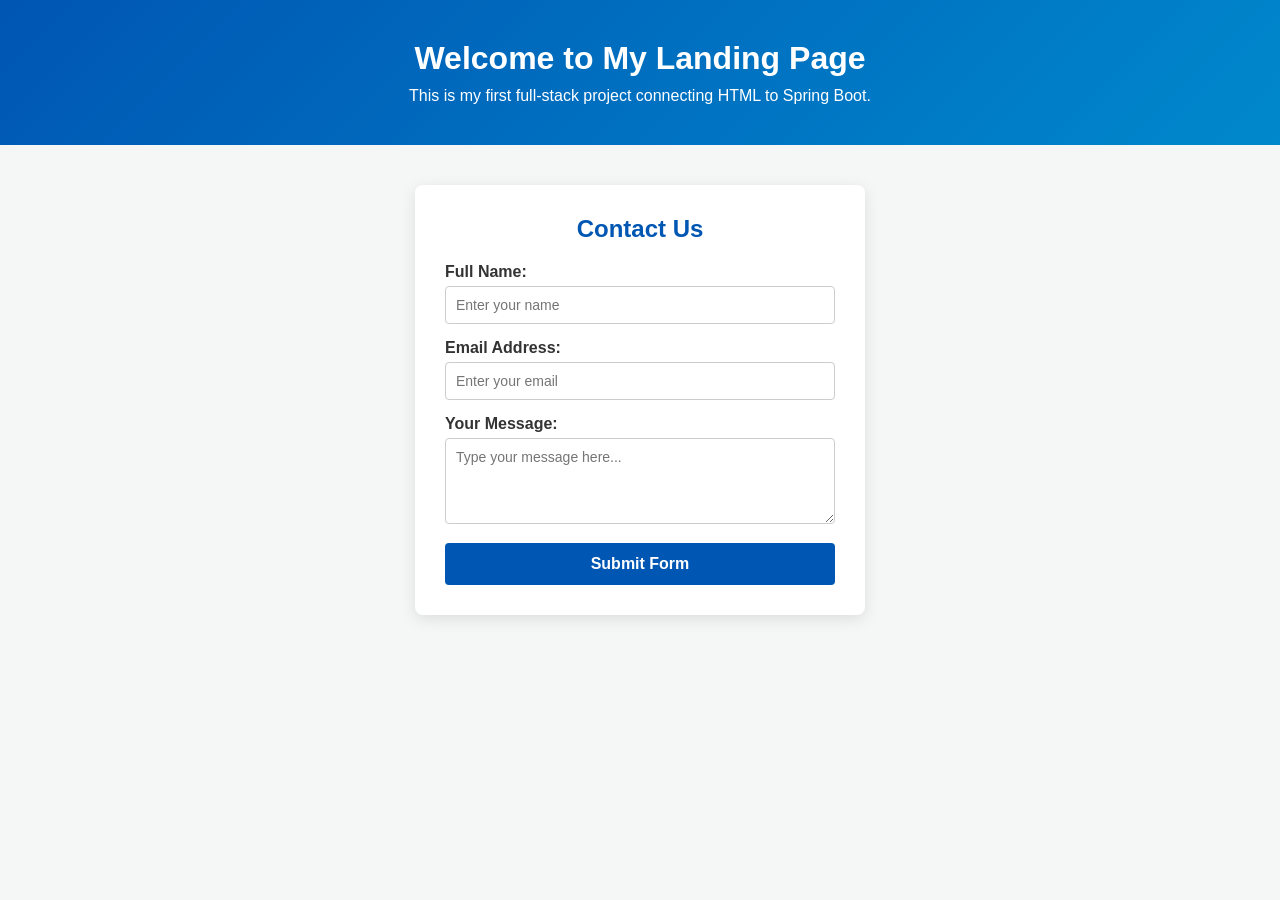
<file: __pycache__/metacraft task 1/index.html>
<!DOCTYPE html>
<html lang="en">
<head>
    <meta charset="UTF-8">
    <meta name="viewport" content="width=device-width, initial-scale=1.0">
    <title>Maincrafts Technology - Internship Task 1</title>
    <link rel="stylesheet" href="style.css">
</head>
<body>

    <!-- Header Section -->
    <header>
        <h1>Welcome to My Landing Page</h1>
        <p>This is my first full-stack project connecting HTML to Spring Boot.</p>
    </header>

    <!-- Main Content & Form -->
    <main class="container">
        <div class="form-card">
            <h2>Contact Us</h2>
            <form action="/api/submit" method="POST">
                <div class="form-group">
                    <label for="name">Full Name:</label>
                    <input type="text" id="name" name="name" placeholder="Enter your name" required>
                </div>

                <div class="form-group">
                    <label for="email">Email Address:</label>
                    <input type="email" id="email" name="email" placeholder="Enter your email" required>
                </div>

                <div class="form-group">
                    <label for="message">Your Message:</label>
                    <textarea id="message" name="message" rows="4" placeholder="Type your message here..." required></textarea>
                </div>

                <button type="submit" class="submit-btn">Submit Form</button>
            </form>
        </div>
    </main>

</body>
</html>
</file>
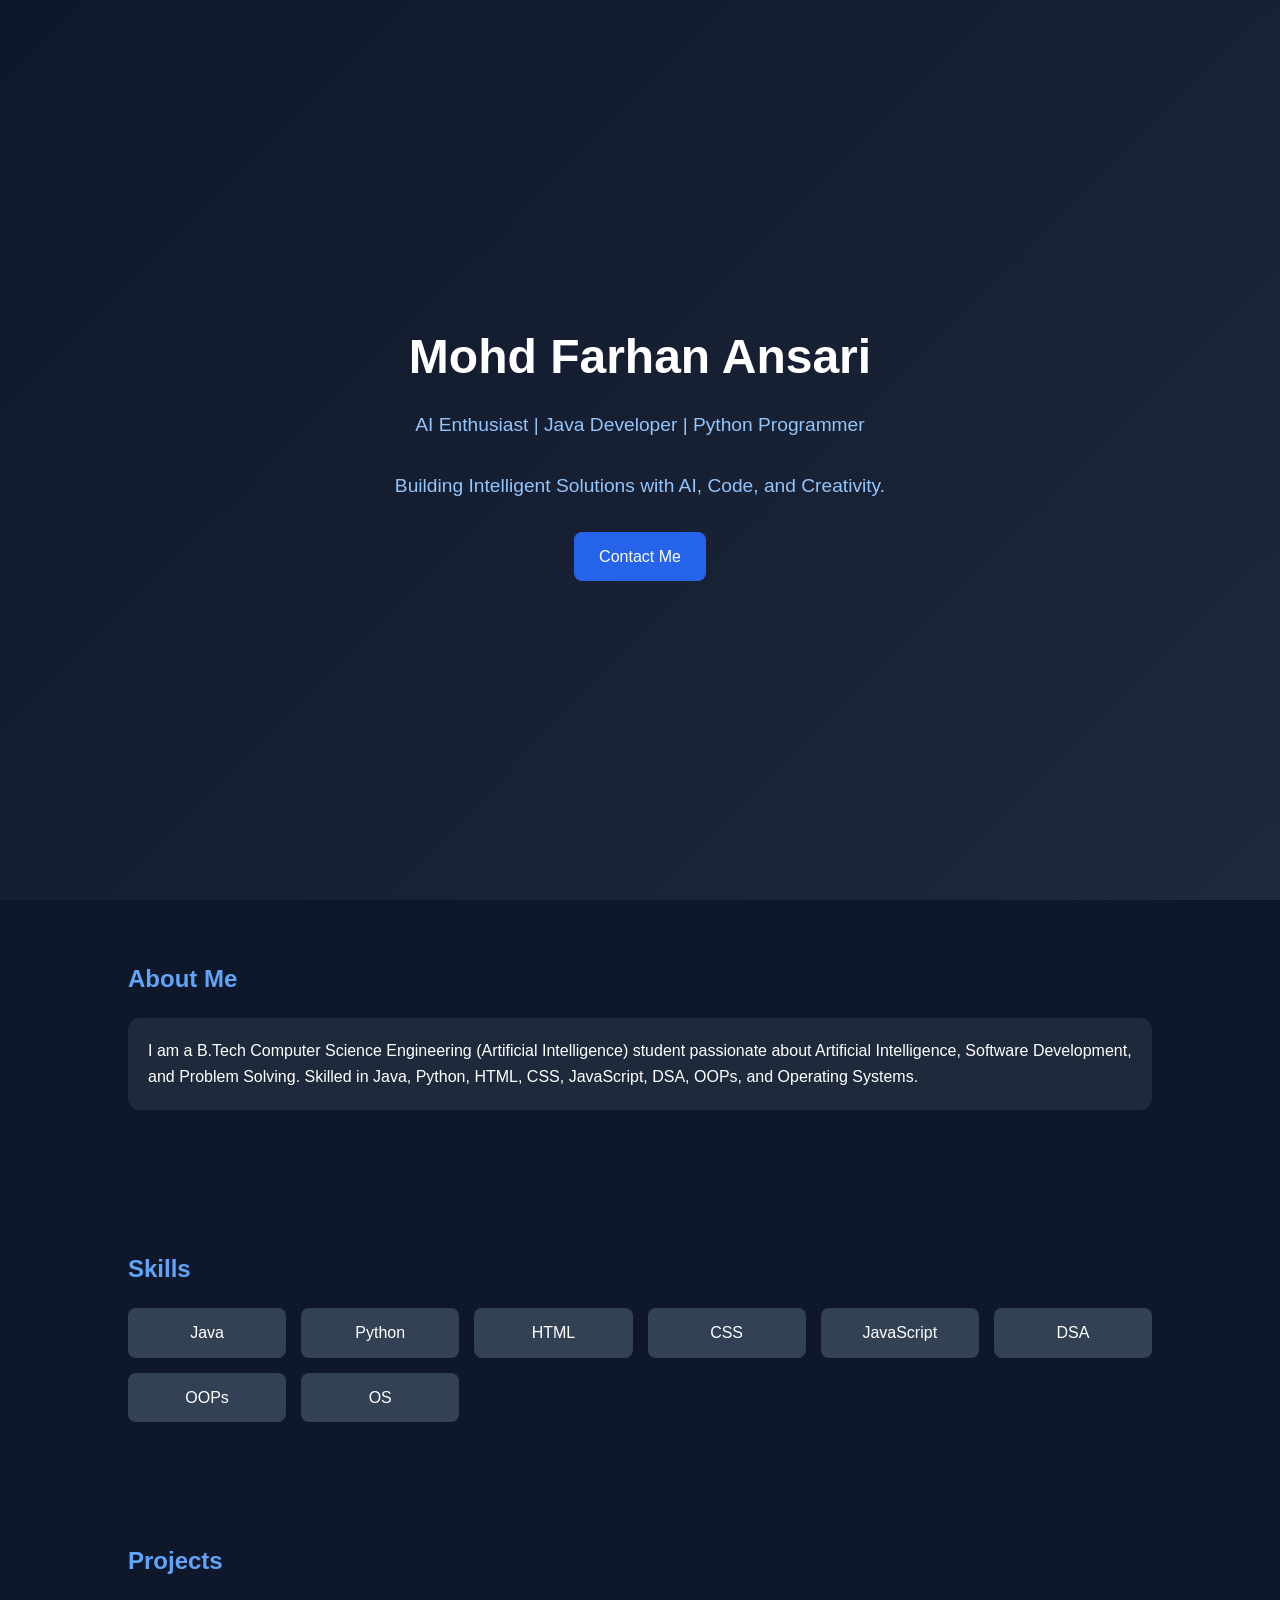
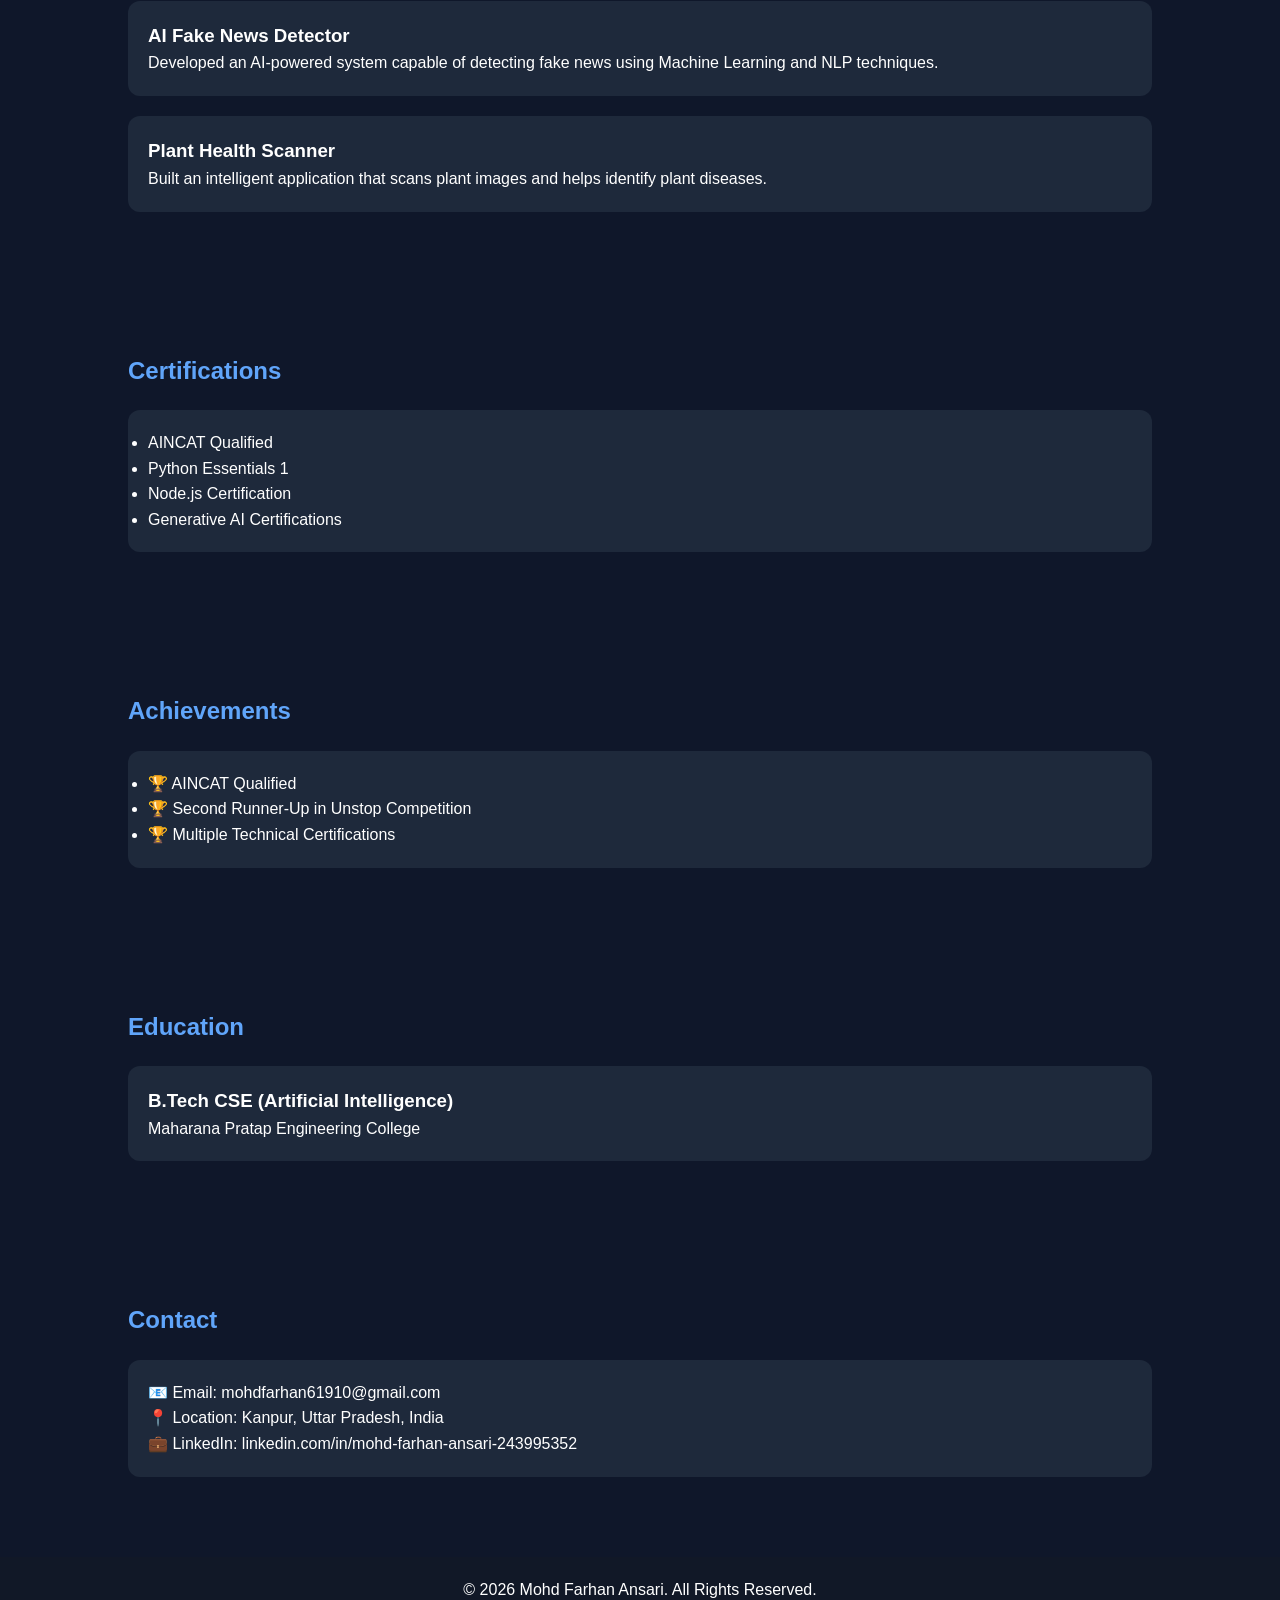
<file: javapractice/portfolio/faizPort.html>
<!DOCTYPE html>

<html lang="en">

<head>

<meta charset="UTF-8">

<meta name="viewport" content="width=device-width, initial-scale=1.0">

<title>Mohd Farhan Ansari | Portfolio</title>



<style>

*{

margin:0;

padding:0;

box-sizing:border-box;

font-family:'Segoe UI',sans-serif;

}



body{

background:#0f172a;

color:white;

line-height:1.6;

}



header{

height:100vh;

display:flex;

flex-direction:column;

justify-content:center;

align-items:center;

text-align:center;

padding:20px;

background:linear-gradient(135deg,#0f172a,#1e293b);

}



header h1{

font-size:3rem;

}



header p{

margin:15px 0;

font-size:1.2rem;

color:#93c5fd;

}



.btn{

display:inline-block;

padding:12px 25px;

background:#2563eb;

color:white;

text-decoration:none;

border-radius:8px;

margin-top:15px;

}



section{

padding:60px 10%;

}



h2{

color:#60a5fa;

margin-bottom:20px;

}



.card{

background:#1e293b;

padding:20px;

border-radius:12px;

margin-bottom:20px;

transition:.3s;

}



.card:hover{

transform:translateY(-5px);

}



.skills{

display:grid;

grid-template-columns:repeat(auto-fit,minmax(150px,1fr));

gap:15px;

}



.skill{

background:#334155;

padding:12px;

text-align:center;

border-radius:8px;

}



footer{

text-align:center;

padding:20px;

background:#111827;

}

</style>

</head>



<body>



<header>

<h1>Mohd Farhan Ansari</h1>

<p>AI Enthusiast | Java Developer | Python Programmer</p>



<p>

Building Intelligent Solutions with AI, Code, and Creativity.

</p>



<a href="#contact" class="btn">Contact Me</a>

</header>



<section>

<h2>About Me</h2>



<div class="card">

I am a B.Tech Computer Science Engineering (Artificial Intelligence) student passionate about Artificial Intelligence, Software Development, and Problem Solving. Skilled in Java, Python, HTML, CSS, JavaScript, DSA, OOPs, and Operating Systems.

</div>

</section>



<section>

<h2>Skills</h2>



<div class="skills">

<div class="skill">Java</div>

<div class="skill">Python</div>

<div class="skill">HTML</div>

<div class="skill">CSS</div>

<div class="skill">JavaScript</div>

<div class="skill">DSA</div>

<div class="skill">OOPs</div>

<div class="skill">OS</div>

</div>

</section>



<section>

<h2>Projects</h2>



<div class="card">

<h3>AI Fake News Detector</h3>

<p>

Developed an AI-powered system capable of detecting fake news using Machine Learning and NLP techniques.

</p>

</div>



<div class="card">

<h3>Plant Health Scanner</h3>

<p>

Built an intelligent application that scans plant images and helps identify plant diseases.

</p>

</div>

</section>



<section>

<h2>Certifications</h2>



<div class="card">

<ul>

<li>AINCAT Qualified</li>

<li>Python Essentials 1</li>

<li>Node.js Certification</li>

<li>Generative AI Certifications</li>

</ul>

</div>

</section>



<section>

<h2>Achievements</h2>



<div class="card">

<ul>

<li>🏆 AINCAT Qualified</li>

<li>🏆 Second Runner-Up in Unstop Competition</li>

<li>🏆 Multiple Technical Certifications</li>

</ul>

</div>

</section>



<section>

<h2>Education</h2>



<div class="card">

<h3>B.Tech CSE (Artificial Intelligence)</h3>

<p>Maharana Pratap Engineering College</p>

</div>

</section>



<section id="contact">

<h2>Contact</h2>



<div class="card">

<p>📧 Email: mohdfarhan61910@gmail.com</p>

<p>📍 Location: Kanpur, Uttar Pradesh, India</p>

<p>💼 LinkedIn: linkedin.com/in/mohd-farhan-ansari-243995352</p>

</div>

</section>



<footer>

<p>© 2026 Mohd Farhan Ansari. All Rights Reserved.</p>

</footer>



</body>

</html>
</file>
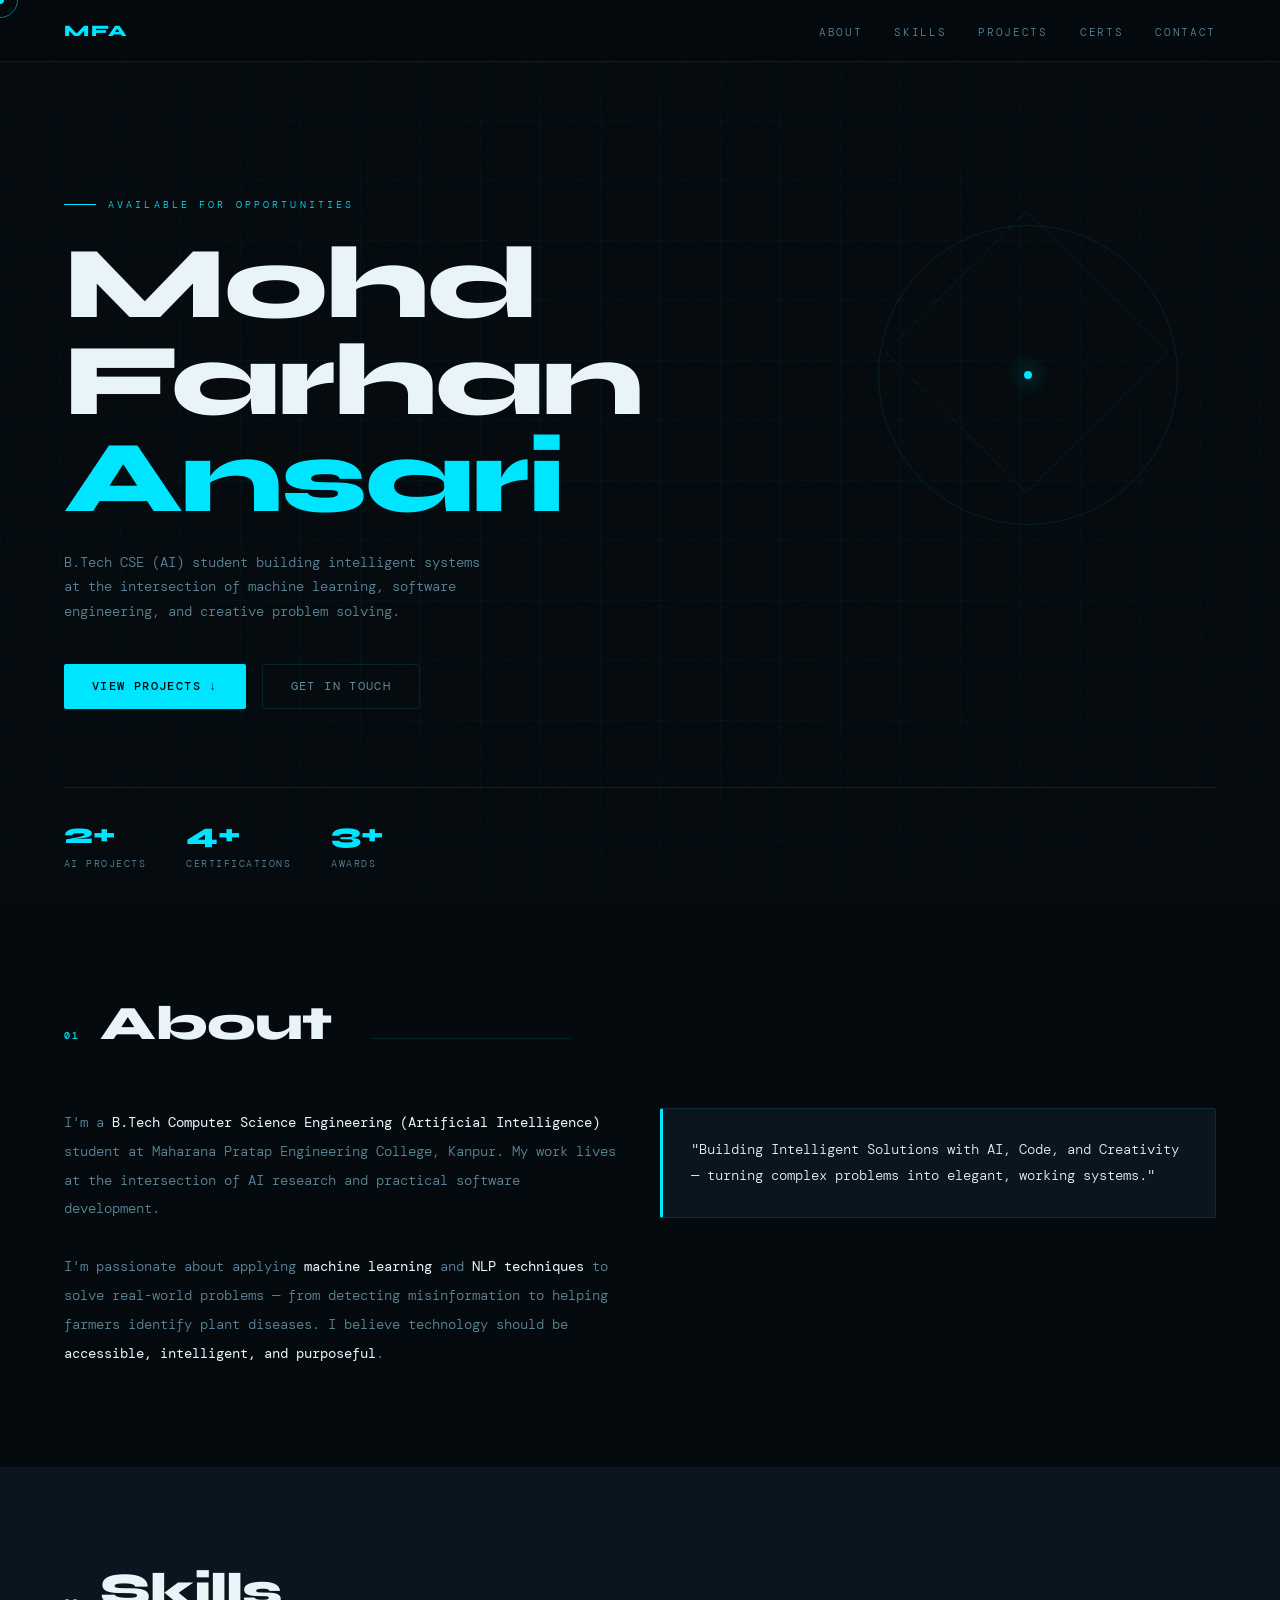
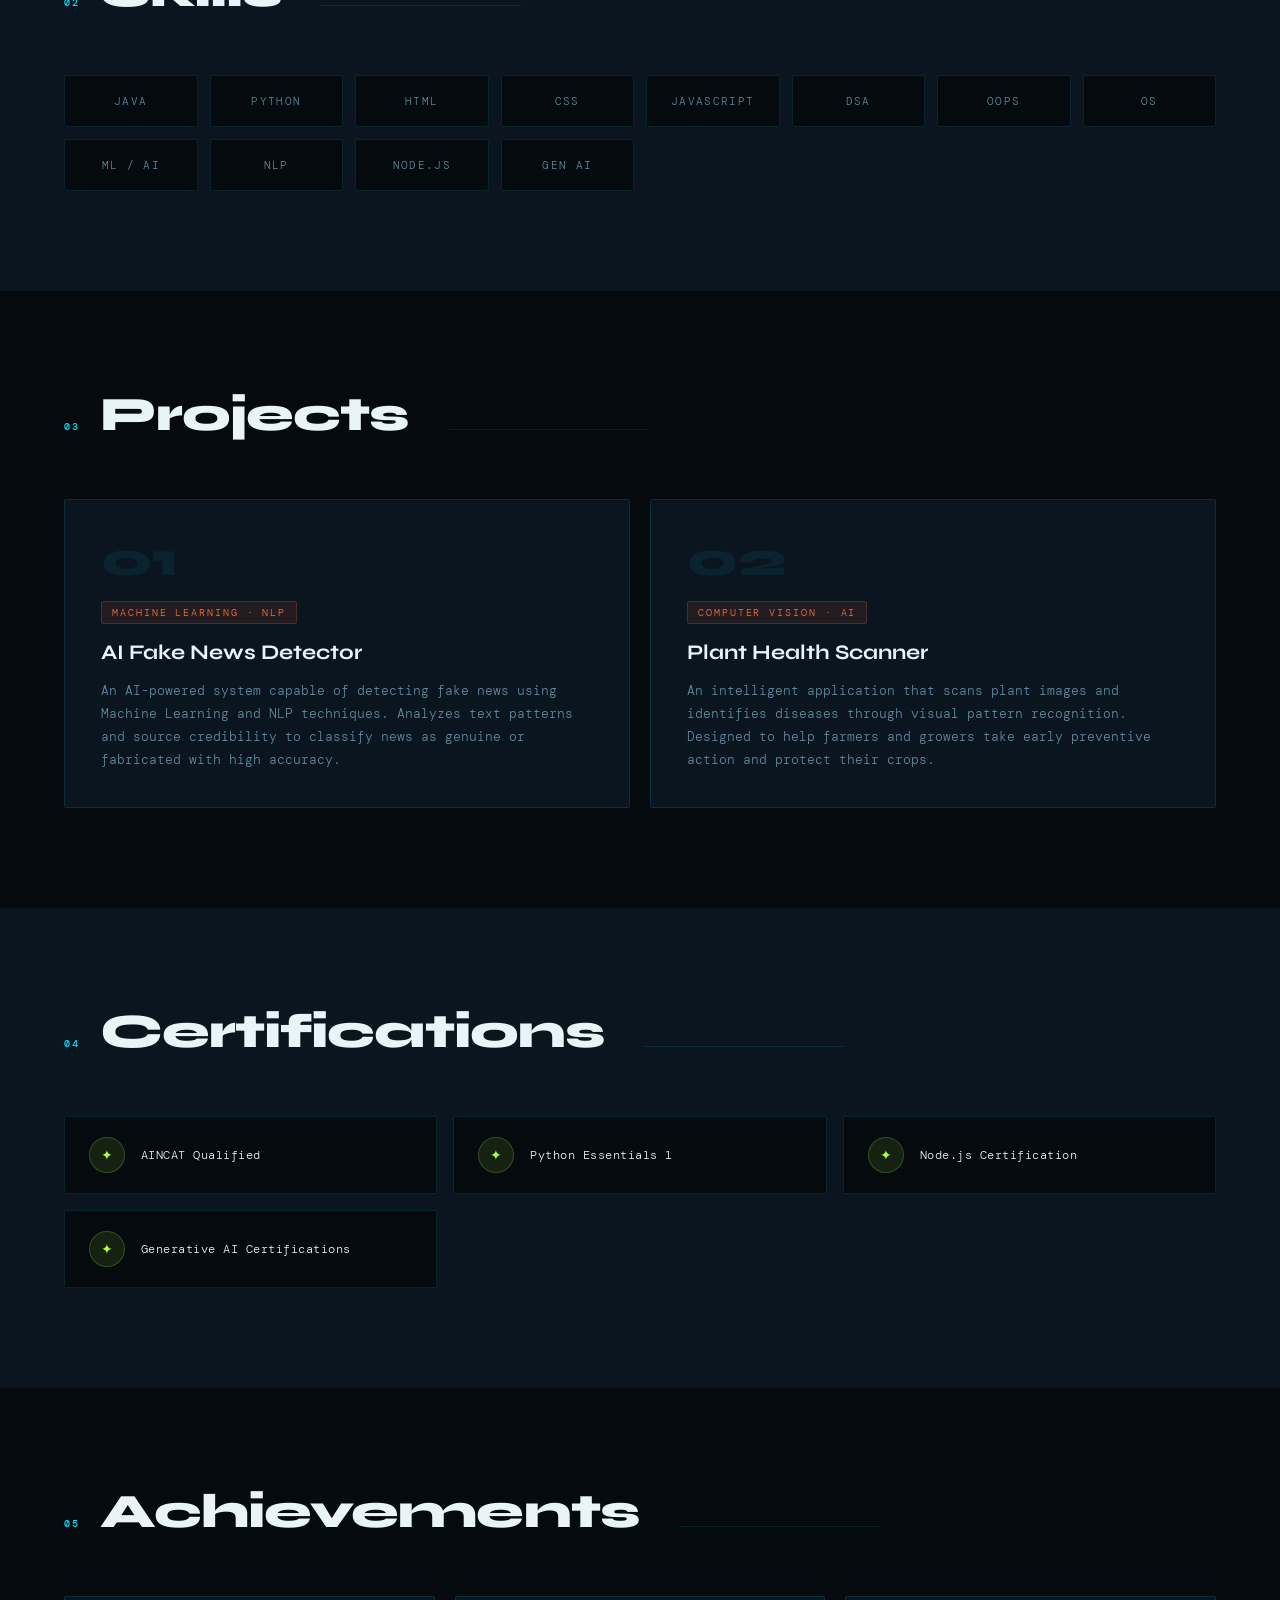
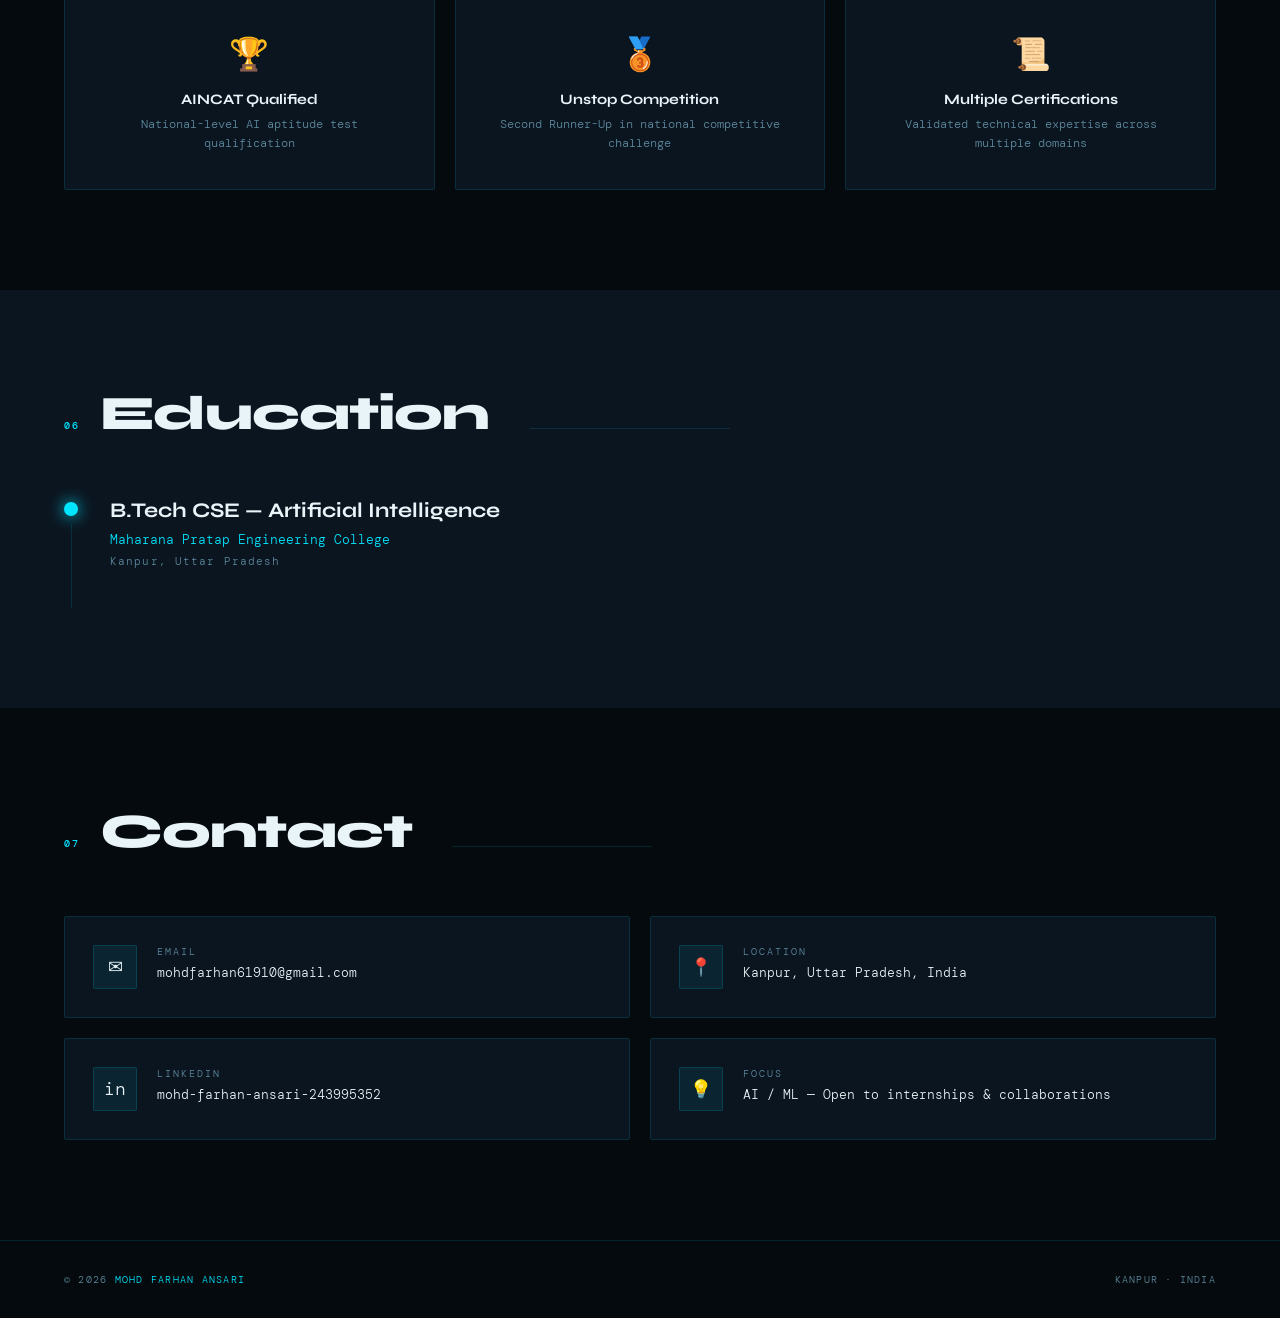
<file: javapractice/portfolio/faizPort2.html>
<!DOCTYPE html>
<html lang="en">
<head>
<meta charset="UTF-8">
<meta name="viewport" content="width=device-width, initial-scale=1.0">
<title>Mohd Farhan Ansari — Portfolio</title>
<link href="https://fonts.googleapis.com/css2?family=Syne:wght@400;600;700;800&family=DM+Mono:wght@300;400;500&display=swap" rel="stylesheet">
<style>
  :root {
    --bg: #050a0e;
    --surface: #0b1520;
    --surface2: #0f1e2d;
    --accent: #00e5ff;
    --accent2: #ff6b35;
    --accent3: #a8ff3e;
    --text: #e8f4f8;
    --muted: #5e8a9e;
    --border: rgba(0,229,255,0.12);
    --glow: rgba(0,229,255,0.15);
  }
 
  *, *::before, *::after { margin: 0; padding: 0; box-sizing: border-box; }
 
  html { scroll-behavior: smooth; }
 
  body {
    background: var(--bg);
    color: var(--text);
    font-family: 'DM Mono', monospace;
    font-weight: 300;
    overflow-x: hidden;
    cursor: none;
  }
 
  /* Custom cursor */
  .cursor {
    width: 8px; height: 8px;
    background: var(--accent);
    border-radius: 50%;
    position: fixed; pointer-events: none; z-index: 9999;
    transform: translate(-50%, -50%);
    transition: width .15s, height .15s, background .15s;
  }
  .cursor-ring {
    width: 36px; height: 36px;
    border: 1px solid rgba(0,229,255,0.5);
    border-radius: 50%;
    position: fixed; pointer-events: none; z-index: 9998;
    transform: translate(-50%, -50%);
    transition: all .12s ease;
  }
 
  /* Noise overlay */
  body::before {
    content: '';
    position: fixed; inset: 0;
    background-image: url("data:image/svg+xml,%3Csvg viewBox='0 0 256 256' xmlns='http://www.w3.org/2000/svg'%3E%3Cfilter id='noise'%3E%3CfeTurbulence type='fractalNoise' baseFrequency='0.9' numOctaves='4' stitchTiles='stitch'/%3E%3C/filter%3E%3Crect width='100%25' height='100%25' filter='url(%23noise)' opacity='0.04'/%3E%3C/svg%3E");
    pointer-events: none; z-index: 0; opacity: 0.5;
  }
 
  /* ─── NAV ─── */
  nav {
    position: fixed; top: 0; left: 0; right: 0;
    z-index: 100;
    display: flex; justify-content: space-between; align-items: center;
    padding: 20px 5%;
    border-bottom: 1px solid var(--border);
    background: rgba(5,10,14,0.85);
    backdrop-filter: blur(20px);
  }
 
  .nav-logo {
    font-family: 'Syne', sans-serif;
    font-weight: 800;
    font-size: 1rem;
    letter-spacing: 0.1em;
    color: var(--accent);
    text-transform: uppercase;
  }
 
  .nav-links {
    display: flex; gap: 32px; list-style: none;
  }
  .nav-links a {
    color: var(--muted);
    text-decoration: none;
    font-size: 0.7rem;
    letter-spacing: 0.15em;
    text-transform: uppercase;
    transition: color .2s;
  }
  .nav-links a:hover { color: var(--accent); }
 
  /* ─── HERO ─── */
  #hero {
    min-height: 100vh;
    display: grid;
    grid-template-rows: 1fr auto;
    padding: 0 5%;
    position: relative;
    overflow: hidden;
  }
 
  .hero-grid-bg {
    position: absolute; inset: 0;
    background-image:
      linear-gradient(rgba(0,229,255,0.04) 1px, transparent 1px),
      linear-gradient(90deg, rgba(0,229,255,0.04) 1px, transparent 1px);
    background-size: 60px 60px;
    mask-image: radial-gradient(ellipse 80% 80% at 50% 50%, black 30%, transparent 100%);
  }
 
  .hero-main {
    display: flex; flex-direction: column; justify-content: center;
    padding-top: 120px;
    position: relative; z-index: 1;
  }
 
  .hero-tag {
    font-size: 0.65rem;
    letter-spacing: 0.3em;
    text-transform: uppercase;
    color: var(--accent);
    margin-bottom: 24px;
    display: flex; align-items: center; gap: 12px;
  }
  .hero-tag::before {
    content: '';
    display: inline-block;
    width: 32px; height: 1px;
    background: var(--accent);
  }
 
  .hero-name {
    font-family: 'Syne', sans-serif;
    font-weight: 800;
    font-size: clamp(3rem, 8vw, 7rem);
    line-height: 0.95;
    letter-spacing: -0.02em;
    margin-bottom: 24px;
  }
 
  .hero-name .line { display: block; overflow: hidden; }
  .hero-name .line span {
    display: block;
    animation: slideUp 0.9s cubic-bezier(0.16,1,0.3,1) both;
  }
  .hero-name .line:nth-child(2) span { animation-delay: 0.1s; }
  .hero-name .line:nth-child(3) span { animation-delay: 0.2s; }
 
  @keyframes slideUp {
    from { transform: translateY(110%); opacity: 0; }
    to { transform: translateY(0); opacity: 1; }
  }
 
  .hero-name .accent-word { color: var(--accent); }
 
  .hero-desc {
    font-size: 0.85rem;
    color: var(--muted);
    max-width: 420px;
    line-height: 1.8;
    margin-bottom: 40px;
    animation: fadeIn 1s 0.4s both;
  }
 
  .hero-cta {
    display: flex; gap: 16px; flex-wrap: wrap;
    animation: fadeIn 1s 0.6s both;
  }
 
  @keyframes fadeIn {
    from { opacity: 0; transform: translateY(20px); }
    to { opacity: 1; transform: translateY(0); }
  }
 
  .btn-primary {
    display: inline-flex; align-items: center; gap: 8px;
    padding: 14px 28px;
    background: var(--accent);
    color: var(--bg);
    font-family: 'DM Mono', monospace;
    font-size: 0.72rem;
    font-weight: 500;
    letter-spacing: 0.12em;
    text-transform: uppercase;
    text-decoration: none;
    border-radius: 2px;
    transition: all .25s;
  }
  .btn-primary:hover {
    background: transparent;
    color: var(--accent);
    box-shadow: inset 0 0 0 1px var(--accent), 0 0 24px var(--glow);
  }
 
  .btn-ghost {
    display: inline-flex; align-items: center; gap: 8px;
    padding: 14px 28px;
    background: transparent;
    color: var(--muted);
    font-family: 'DM Mono', monospace;
    font-size: 0.72rem;
    font-weight: 400;
    letter-spacing: 0.12em;
    text-transform: uppercase;
    text-decoration: none;
    border: 1px solid var(--border);
    border-radius: 2px;
    transition: all .25s;
  }
  .btn-ghost:hover { color: var(--text); border-color: rgba(0,229,255,0.35); }
 
  .hero-stats {
    display: flex; gap: 40px;
    padding: 28px 0;
    border-top: 1px solid var(--border);
    position: relative; z-index: 1;
    animation: fadeIn 1s 0.8s both;
  }
  .stat-num {
    font-family: 'Syne', sans-serif;
    font-size: 1.8rem;
    font-weight: 800;
    color: var(--accent);
    display: block;
  }
  .stat-label {
    font-size: 0.62rem;
    color: var(--muted);
    letter-spacing: 0.15em;
    text-transform: uppercase;
  }
 
  /* Floating geometric shapes */
  .geo {
    position: absolute;
    pointer-events: none;
  }
  .geo-1 {
    right: 8%;
    top: 25%;
    width: 300px; height: 300px;
    border: 1px solid rgba(0,229,255,0.1);
    border-radius: 50%;
    animation: spin 25s linear infinite;
  }
  .geo-2 {
    right: 12%;
    top: 28%;
    width: 200px; height: 200px;
    border: 1px solid rgba(0,229,255,0.07);
    transform: rotate(45deg);
    animation: spin 18s linear infinite reverse;
  }
  .geo-dot {
    right: calc(8% + 150px - 4px);
    top: calc(25% + 150px - 4px);
    width: 8px; height: 8px;
    background: var(--accent);
    border-radius: 50%;
    box-shadow: 0 0 20px var(--accent);
  }
  @keyframes spin { to { transform: rotate(360deg); } }
 
  /* ─── SECTIONS ─── */
  section {
    padding: 100px 5%;
    position: relative;
  }
 
  .section-header {
    display: flex; align-items: baseline; gap: 20px;
    margin-bottom: 60px;
  }
  .section-num {
    font-size: 0.65rem;
    color: var(--accent);
    letter-spacing: 0.2em;
    font-weight: 500;
  }
  .section-title {
    font-family: 'Syne', sans-serif;
    font-size: clamp(1.8rem, 4vw, 3rem);
    font-weight: 800;
    letter-spacing: -0.02em;
    line-height: 1;
  }
  .section-line {
    flex: 1;
    height: 1px;
    background: var(--border);
    margin-left: 20px;
    max-width: 200px;
  }
 
  /* ─── ABOUT ─── */
  .about-grid {
    display: grid;
    grid-template-columns: 1fr 1fr;
    gap: 40px;
    align-items: start;
  }
 
  .about-text {
    font-size: 0.9rem;
    color: var(--muted);
    line-height: 2;
  }
  .about-text strong { color: var(--text); font-weight: 400; }
 
  .about-highlight {
    background: var(--surface);
    border: 1px solid var(--border);
    border-left: 3px solid var(--accent);
    padding: 28px;
    border-radius: 2px;
  }
  .about-highlight p {
    font-size: 0.85rem;
    color: var(--text);
    line-height: 1.9;
  }
 
  /* ─── SKILLS ─── */
  #skills { background: var(--surface); }
 
  .skills-grid {
    display: grid;
    grid-template-columns: repeat(auto-fill, minmax(130px, 1fr));
    gap: 12px;
  }
 
  .skill-chip {
    display: flex; align-items: center; justify-content: center;
    padding: 18px 12px;
    background: var(--bg);
    border: 1px solid var(--border);
    border-radius: 2px;
    font-size: 0.7rem;
    letter-spacing: 0.12em;
    text-transform: uppercase;
    color: var(--muted);
    transition: all .25s;
    position: relative;
    overflow: hidden;
  }
  .skill-chip::before {
    content: '';
    position: absolute; top: 0; left: 0; right: 0;
    height: 2px;
    background: var(--accent);
    transform: scaleX(0);
    transition: transform .25s;
  }
  .skill-chip:hover {
    color: var(--accent);
    border-color: rgba(0,229,255,0.3);
    transform: translateY(-3px);
    box-shadow: 0 8px 32px rgba(0,229,255,0.08);
  }
  .skill-chip:hover::before { transform: scaleX(1); }
 
  /* ─── PROJECTS ─── */
  .projects-grid {
    display: grid;
    grid-template-columns: 1fr 1fr;
    gap: 20px;
  }
 
  .project-card {
    background: var(--surface);
    border: 1px solid var(--border);
    border-radius: 2px;
    padding: 36px;
    position: relative;
    overflow: hidden;
    transition: all .3s;
    cursor: none;
  }
  .project-card::after {
    content: '';
    position: absolute; inset: 0;
    background: radial-gradient(circle at var(--mx, 50%) var(--my, 50%), rgba(0,229,255,0.05), transparent 60%);
    opacity: 0;
    transition: opacity .3s;
  }
  .project-card:hover { border-color: rgba(0,229,255,0.25); transform: translateY(-4px); }
  .project-card:hover::after { opacity: 1; }
 
  .project-num {
    font-size: 3rem;
    font-family: 'Syne', sans-serif;
    font-weight: 800;
    color: rgba(0,229,255,0.07);
    line-height: 1;
    margin-bottom: 16px;
  }
  .project-tag {
    display: inline-block;
    font-size: 0.6rem;
    letter-spacing: 0.2em;
    text-transform: uppercase;
    color: var(--accent2);
    background: rgba(255,107,53,0.1);
    border: 1px solid rgba(255,107,53,0.2);
    padding: 4px 10px;
    border-radius: 2px;
    margin-bottom: 16px;
  }
  .project-title {
    font-family: 'Syne', sans-serif;
    font-size: 1.3rem;
    font-weight: 700;
    margin-bottom: 14px;
    color: var(--text);
  }
  .project-desc {
    font-size: 0.8rem;
    color: var(--muted);
    line-height: 1.8;
  }
 
  /* ─── CERTS ─── */
  #certifications { background: var(--surface); }
 
  .cert-list {
    display: grid;
    grid-template-columns: repeat(auto-fill, minmax(280px, 1fr));
    gap: 16px;
  }
 
  .cert-item {
    display: flex; align-items: center; gap: 16px;
    padding: 20px 24px;
    background: var(--bg);
    border: 1px solid var(--border);
    border-radius: 2px;
    transition: all .25s;
  }
  .cert-item:hover {
    border-color: rgba(168,255,62,0.3);
    transform: translateX(4px);
  }
  .cert-icon {
    width: 36px; height: 36px;
    border-radius: 50%;
    background: rgba(168,255,62,0.1);
    border: 1px solid rgba(168,255,62,0.2);
    display: flex; align-items: center; justify-content: center;
    font-size: 0.9rem;
    flex-shrink: 0;
    color: var(--accent3);
  }
  .cert-name {
    font-size: 0.78rem;
    color: var(--text);
    letter-spacing: 0.04em;
  }
 
  /* ─── ACHIEVEMENTS ─── */
  .achieve-grid {
    display: grid;
    grid-template-columns: repeat(3, 1fr);
    gap: 20px;
  }
 
  .achieve-card {
    padding: 36px 28px;
    background: var(--surface);
    border: 1px solid var(--border);
    border-radius: 2px;
    text-align: center;
    transition: all .3s;
  }
  .achieve-card:hover {
    border-color: rgba(0,229,255,0.25);
    transform: translateY(-4px);
    box-shadow: 0 16px 48px rgba(0,0,0,0.4);
  }
  .achieve-icon {
    font-size: 2rem;
    margin-bottom: 16px;
    display: block;
  }
  .achieve-title {
    font-family: 'Syne', sans-serif;
    font-size: 0.9rem;
    font-weight: 700;
    color: var(--text);
    margin-bottom: 8px;
  }
  .achieve-sub { font-size: 0.72rem; color: var(--muted); line-height: 1.6; }
 
  /* ─── EDUCATION ─── */
  #education { background: var(--surface); }
 
  .edu-card {
    display: grid;
    grid-template-columns: auto 1fr;
    gap: 0 32px;
    max-width: 700px;
  }
  .edu-dot-col {
    display: flex; flex-direction: column; align-items: center;
  }
  .edu-dot {
    width: 14px; height: 14px;
    border-radius: 50%;
    background: var(--accent);
    box-shadow: 0 0 16px var(--accent);
    flex-shrink: 0;
    margin-top: 4px;
  }
  .edu-line {
    width: 1px; flex: 1; background: var(--border); margin-top: 8px;
  }
  .edu-content {
    padding-bottom: 40px;
  }
  .edu-degree {
    font-family: 'Syne', sans-serif;
    font-size: 1.3rem;
    font-weight: 700;
    color: var(--text);
    margin-bottom: 8px;
  }
  .edu-school { font-size: 0.8rem; color: var(--accent); margin-bottom: 6px; }
  .edu-year { font-size: 0.7rem; color: var(--muted); letter-spacing: 0.1em; }
 
  /* ─── CONTACT ─── */
  .contact-grid {
    display: grid;
    grid-template-columns: 1fr 1fr;
    gap: 20px;
  }
 
  .contact-item {
    display: flex; align-items: flex-start; gap: 20px;
    padding: 28px;
    background: var(--surface);
    border: 1px solid var(--border);
    border-radius: 2px;
    transition: all .25s;
    text-decoration: none;
    color: inherit;
  }
  .contact-item:hover {
    border-color: rgba(0,229,255,0.3);
    transform: translateY(-3px);
    box-shadow: 0 12px 40px rgba(0,0,0,0.4);
  }
  .contact-icon-wrap {
    width: 44px; height: 44px;
    border-radius: 2px;
    background: rgba(0,229,255,0.08);
    border: 1px solid rgba(0,229,255,0.15);
    display: flex; align-items: center; justify-content: center;
    font-size: 1.1rem;
    flex-shrink: 0;
  }
  .contact-label {
    font-size: 0.62rem;
    color: var(--muted);
    letter-spacing: 0.2em;
    text-transform: uppercase;
    margin-bottom: 6px;
  }
  .contact-val { font-size: 0.8rem; color: var(--text); word-break: break-all; }
 
  /* ─── FOOTER ─── */
  footer {
    padding: 32px 5%;
    border-top: 1px solid var(--border);
    display: flex;
    justify-content: space-between;
    align-items: center;
    font-size: 0.65rem;
    color: var(--muted);
    letter-spacing: 0.12em;
    text-transform: uppercase;
  }
  .footer-accent { color: var(--accent); }
 
  /* ─── SCROLL REVEAL ─── */
  .reveal {
    opacity: 0;
    transform: translateY(30px);
    transition: opacity 0.7s ease, transform 0.7s ease;
  }
  .reveal.visible {
    opacity: 1;
    transform: translateY(0);
  }
 
  /* ─── RESPONSIVE ─── */
  @media (max-width: 768px) {
    .about-grid, .projects-grid, .contact-grid, .achieve-grid {
      grid-template-columns: 1fr;
    }
    .hero-stats { gap: 24px; flex-wrap: wrap; }
    .nav-links { display: none; }
    .geo-1, .geo-2, .geo-dot { display: none; }
  }
</style>
</head>
<body>
 
<div class="cursor" id="cursor"></div>
<div class="cursor-ring" id="cursorRing"></div>
 
<!-- NAV -->
<nav>
  <div class="nav-logo">MFA</div>
  <ul class="nav-links">
    <li><a href="#about">About</a></li>
    <li><a href="#skills">Skills</a></li>
    <li><a href="#projects">Projects</a></li>
    <li><a href="#certifications">Certs</a></li>
    <li><a href="#contact">Contact</a></li>
  </ul>
</nav>
 
<!-- HERO -->
<section id="hero">
  <div class="hero-grid-bg"></div>
  <div class="geo geo-1"></div>
  <div class="geo geo-2"></div>
  <div class="geo geo-dot"></div>
 
  <div class="hero-main">
    <p class="hero-tag">Available for opportunities</p>
 
    <h1 class="hero-name">
      <span class="line"><span>Mohd</span></span>
      <span class="line"><span>Farhan <span class="accent-word">Ansari</span></span></span>
    </h1>
 
    <p class="hero-desc">
      B.Tech CSE (AI) student building intelligent systems at the intersection of machine learning, software engineering, and creative problem solving.
    </p>
 
    <div class="hero-cta">
      <a href="#projects" class="btn-primary">View Projects ↓</a>
      <a href="#contact" class="btn-ghost">Get in Touch</a>
    </div>
  </div>
 
  <div class="hero-stats">
    <div>
      <span class="stat-num">2+</span>
      <span class="stat-label">AI Projects</span>
    </div>
    <div>
      <span class="stat-num">4+</span>
      <span class="stat-label">Certifications</span>
    </div>
    <div>
      <span class="stat-num">3+</span>
      <span class="stat-label">Awards</span>
    </div>
  </div>
</section>
 
<!-- ABOUT -->
<section id="about">
  <div class="section-header reveal">
    <span class="section-num">01</span>
    <h2 class="section-title">About</h2>
    <div class="section-line"></div>
  </div>
  <div class="about-grid reveal">
    <div class="about-text">
      <p>
        I'm a <strong>B.Tech Computer Science Engineering (Artificial Intelligence)</strong> student at Maharana Pratap Engineering College, Kanpur. My work lives at the intersection of AI research and practical software development.
      </p>
      <br>
      <p>
        I'm passionate about applying <strong>machine learning</strong> and <strong>NLP techniques</strong> to solve real-world problems — from detecting misinformation to helping farmers identify plant diseases. I believe technology should be <strong>accessible, intelligent, and purposeful</strong>.
      </p>
    </div>
    <div class="about-highlight">
      <p>
        "Building Intelligent Solutions with AI, Code, and Creativity — turning complex problems into elegant, working systems."
      </p>
    </div>
  </div>
</section>
 
<!-- SKILLS -->
<section id="skills">
  <div class="section-header reveal">
    <span class="section-num">02</span>
    <h2 class="section-title">Skills</h2>
    <div class="section-line"></div>
  </div>
  <div class="skills-grid reveal">
    <div class="skill-chip">Java</div>
    <div class="skill-chip">Python</div>
    <div class="skill-chip">HTML</div>
    <div class="skill-chip">CSS</div>
    <div class="skill-chip">JavaScript</div>
    <div class="skill-chip">DSA</div>
    <div class="skill-chip">OOPs</div>
    <div class="skill-chip">OS</div>
    <div class="skill-chip">ML / AI</div>
    <div class="skill-chip">NLP</div>
    <div class="skill-chip">Node.js</div>
    <div class="skill-chip">Gen AI</div>
  </div>
</section>
 
<!-- PROJECTS -->
<section id="projects">
  <div class="section-header reveal">
    <span class="section-num">03</span>
    <h2 class="section-title">Projects</h2>
    <div class="section-line"></div>
  </div>
  <div class="projects-grid">
    <div class="project-card reveal" id="proj1">
      <div class="project-num">01</div>
      <span class="project-tag">Machine Learning · NLP</span>
      <h3 class="project-title">AI Fake News Detector</h3>
      <p class="project-desc">
        An AI-powered system capable of detecting fake news using Machine Learning and NLP techniques. Analyzes text patterns and source credibility to classify news as genuine or fabricated with high accuracy.
      </p>
    </div>
    <div class="project-card reveal" id="proj2">
      <div class="project-num">02</div>
      <span class="project-tag">Computer Vision · AI</span>
      <h3 class="project-title">Plant Health Scanner</h3>
      <p class="project-desc">
        An intelligent application that scans plant images and identifies diseases through visual pattern recognition. Designed to help farmers and growers take early preventive action and protect their crops.
      </p>
    </div>
  </div>
</section>
 
<!-- CERTIFICATIONS -->
<section id="certifications">
  <div class="section-header reveal">
    <span class="section-num">04</span>
    <h2 class="section-title">Certifications</h2>
    <div class="section-line"></div>
  </div>
  <div class="cert-list reveal">
    <div class="cert-item">
      <div class="cert-icon">✦</div>
      <span class="cert-name">AINCAT Qualified</span>
    </div>
    <div class="cert-item">
      <div class="cert-icon">✦</div>
      <span class="cert-name">Python Essentials 1</span>
    </div>
    <div class="cert-item">
      <div class="cert-icon">✦</div>
      <span class="cert-name">Node.js Certification</span>
    </div>
    <div class="cert-item">
      <div class="cert-icon">✦</div>
      <span class="cert-name">Generative AI Certifications</span>
    </div>
  </div>
</section>
 
<!-- ACHIEVEMENTS -->
<section id="achievements">
  <div class="section-header reveal">
    <span class="section-num">05</span>
    <h2 class="section-title">Achievements</h2>
    <div class="section-line"></div>
  </div>
  <div class="achieve-grid reveal">
    <div class="achieve-card">
      <span class="achieve-icon">🏆</span>
      <div class="achieve-title">AINCAT Qualified</div>
      <div class="achieve-sub">National-level AI aptitude test qualification</div>
    </div>
    <div class="achieve-card">
      <span class="achieve-icon">🥉</span>
      <div class="achieve-title">Unstop Competition</div>
      <div class="achieve-sub">Second Runner-Up in national competitive challenge</div>
    </div>
    <div class="achieve-card">
      <span class="achieve-icon">📜</span>
      <div class="achieve-title">Multiple Certifications</div>
      <div class="achieve-sub">Validated technical expertise across multiple domains</div>
    </div>
  </div>
</section>
 
<!-- EDUCATION -->
<section id="education">
  <div class="section-header reveal">
    <span class="section-num">06</span>
    <h2 class="section-title">Education</h2>
    <div class="section-line"></div>
  </div>
  <div class="edu-card reveal">
    <div class="edu-dot-col">
      <div class="edu-dot"></div>
      <div class="edu-line"></div>
    </div>
    <div class="edu-content">
      <div class="edu-degree">B.Tech CSE — Artificial Intelligence</div>
      <div class="edu-school">Maharana Pratap Engineering College</div>
      <div class="edu-year">Kanpur, Uttar Pradesh</div>
    </div>
  </div>
</section>
 
<!-- CONTACT -->
<section id="contact">
  <div class="section-header reveal">
    <span class="section-num">07</span>
    <h2 class="section-title">Contact</h2>
    <div class="section-line"></div>
  </div>
  <div class="contact-grid reveal">
    <a class="contact-item" href="mailto:mohdfarhan61910@gmail.com">
      <div class="contact-icon-wrap">✉</div>
      <div>
        <div class="contact-label">Email</div>
        <div class="contact-val">mohdfarhan61910@gmail.com</div>
      </div>
    </a>
    <div class="contact-item">
      <div class="contact-icon-wrap">📍</div>
      <div>
        <div class="contact-label">Location</div>
        <div class="contact-val">Kanpur, Uttar Pradesh, India</div>
      </div>
    </div>
    <a class="contact-item" href="https://linkedin.com/in/mohd-farhan-ansari-243995352" target="_blank">
      <div class="contact-icon-wrap">in</div>
      <div>
        <div class="contact-label">LinkedIn</div>
        <div class="contact-val">mohd-farhan-ansari-243995352</div>
      </div>
    </a>
    <div class="contact-item">
      <div class="contact-icon-wrap">💡</div>
      <div>
        <div class="contact-label">Focus</div>
        <div class="contact-val">AI / ML — Open to internships & collaborations</div>
      </div>
    </div>
  </div>
</section>
 
<!-- FOOTER -->
<footer>
  <span>© 2026 <span class="footer-accent">Mohd Farhan Ansari</span></span>
  <span>Kanpur · India</span>
</footer>
 
<script>
  // Custom cursor
  const cursor = document.getElementById('cursor');
  const ring = document.getElementById('cursorRing');
  let rx = 0, ry = 0;
 
  document.addEventListener('mousemove', e => {
    cursor.style.left = e.clientX + 'px';
    cursor.style.top = e.clientY + 'px';
    setTimeout(() => {
      ring.style.left = e.clientX + 'px';
      ring.style.top = e.clientY + 'px';
    }, 60);
  });
 
  document.querySelectorAll('a, button, .project-card, .skill-chip').forEach(el => {
    el.addEventListener('mouseenter', () => {
      cursor.style.width = '14px';
      cursor.style.height = '14px';
      cursor.style.background = '#ff6b35';
      ring.style.width = '52px';
      ring.style.height = '52px';
    });
    el.addEventListener('mouseleave', () => {
      cursor.style.width = '8px';
      cursor.style.height = '8px';
      cursor.style.background = '#00e5ff';
      ring.style.width = '36px';
      ring.style.height = '36px';
    });
  });
 
  // Project card spotlight
  document.querySelectorAll('.project-card').forEach(card => {
    card.addEventListener('mousemove', e => {
      const r = card.getBoundingClientRect();
      card.style.setProperty('--mx', ((e.clientX - r.left) / r.width * 100) + '%');
      card.style.setProperty('--my', ((e.clientY - r.top) / r.height * 100) + '%');
    });
  });
 
  // Scroll reveal
  const revealEls = document.querySelectorAll('.reveal');
  const observer = new IntersectionObserver(entries => {
    entries.forEach(e => {
      if (e.isIntersecting) {
        e.target.classList.add('visible');
        observer.unobserve(e.target);
      }
    });
  }, { threshold: 0.1 });
  revealEls.forEach(el => observer.observe(el));
</script>
</body>
</html>
</file>
<file: __pycache__/metacraft task 1/style.css>
/* Basic Reset */
* {
    margin: 0;
    padding: 0;
    box-sizing: border-box;
    font-family: 'Segoe UI', Tahoma, Geneva, Verdana, sans-serif;
}

body {
    background-color: #f4f7f6;
    color: #333;
}

/* Header styling */
header {
    background: linear-gradient(135deg, #0056b3, #0088cc);
    color: white;
    text-align: center;
    padding: 40px 20px;
}

header h1 {
    margin-bottom: 10px;
}

/* Form Container */
.container {
    display: flex;
    justify-content: center;
    align-items: center;
    padding: 40px 20px;
}

.form-card {
    background: white;
    padding: 30px;
    border-radius: 8px;
    box-shadow: 0 4px 15px rgba(0, 0, 0, 0.1);
    width: 100%;
    max-width: 450px;
}

.form-card h2 {
    margin-bottom: 20px;
    color: #0056b3;
    text-align: center;
}

/* Form Groups */
.form-group {
    margin-bottom: 15px;
}

.form-group label {
    display: block;
    margin-bottom: 5px;
    font-weight: 600;
}

.form-group input, .form-group textarea {
    width: 100%;
    padding: 10px;
    border: 1px solid #ccc;
    border-radius: 4px;
    font-size: 14px;
}

.form-group input:focus, .form-group textarea:focus {
    border-color: #0056b3;
    outline: none;
}

/* Submit Button */
.submit-btn {
    width: 100%;
    background-color: #0056b3;
    color: white;
    border: none;
    padding: 12px;
    font-size: 16px;
    font-weight: bold;
    border-radius: 4px;
    cursor: pointer;
    transition: background 0.3s;
}

.submit-btn:hover {
    background-color: #004494;
}
</file>
